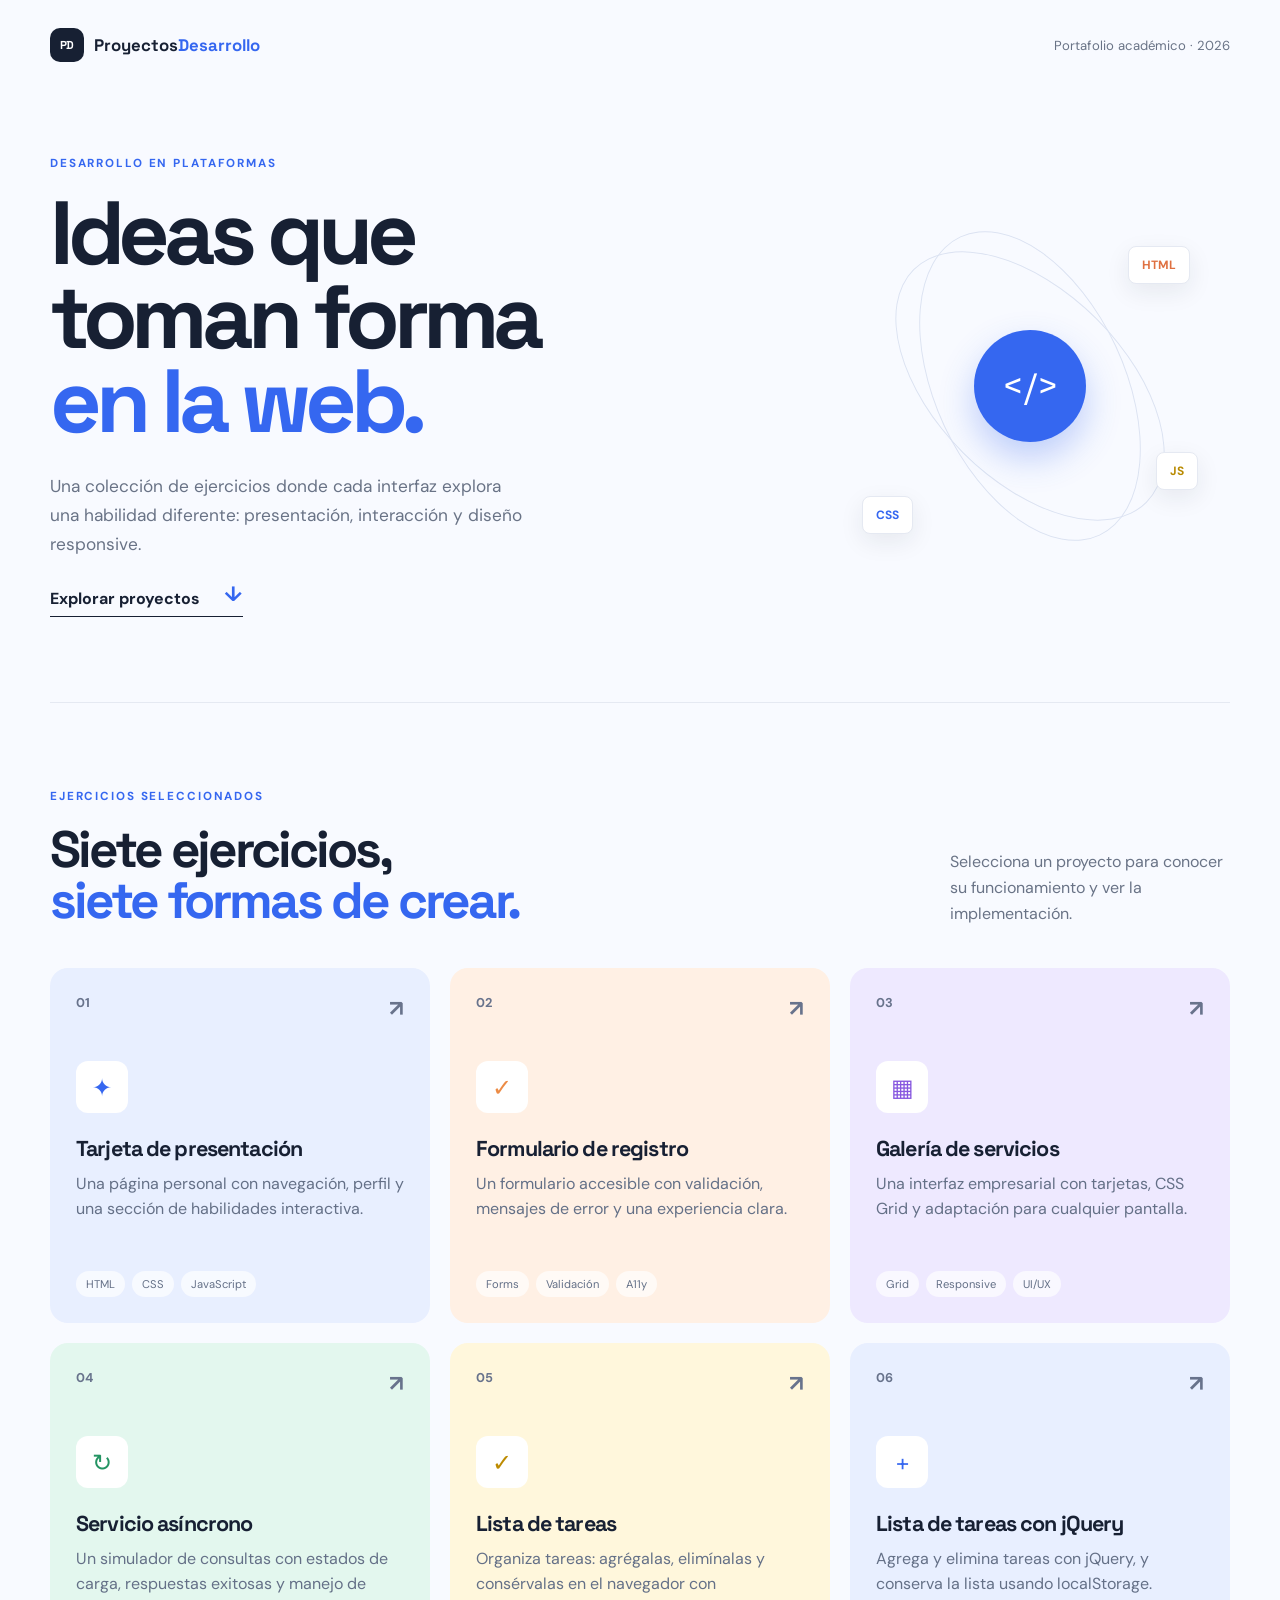
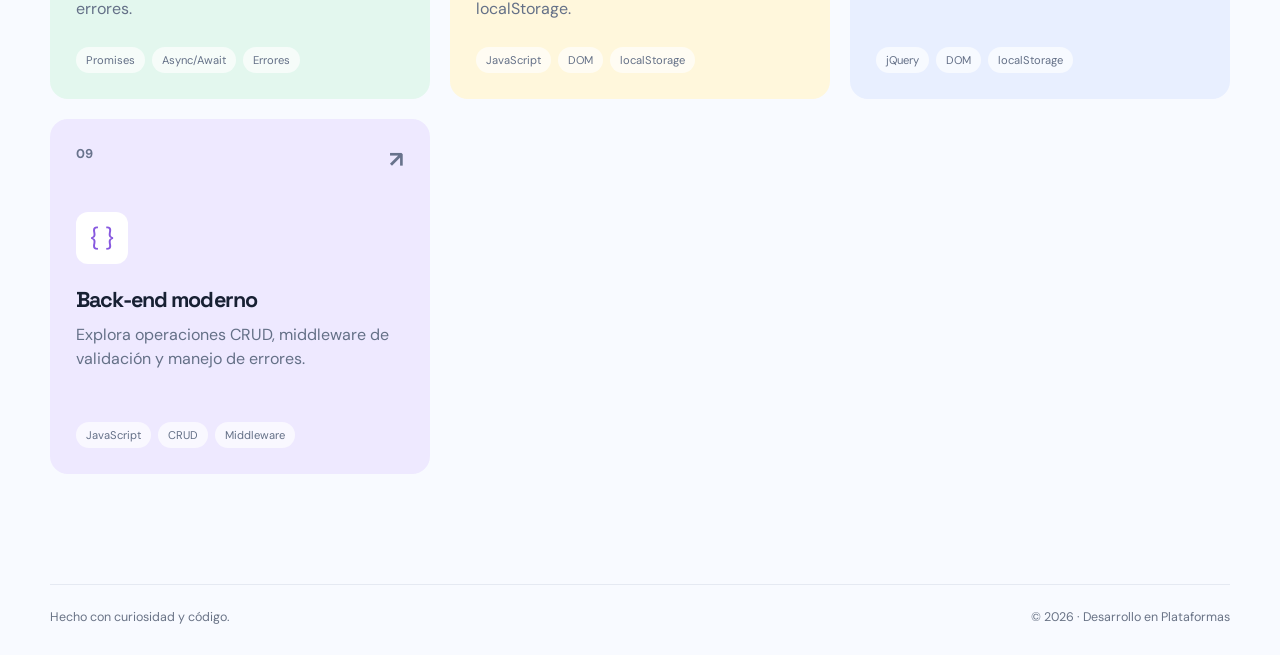
<file: index.html>
<!DOCTYPE html>
<html lang="es">
<head>
  <meta charset="UTF-8">
  <meta name="viewport" content="width=device-width, initial-scale=1.0">
  <meta name="description" content="Colección de ejercicios de desarrollo web con HTML, CSS y JavaScript.">
  <title>Proyectos de Desarrollo | Portafolio</title>
  <link rel="preconnect" href="https://fonts.googleapis.com">
  <link rel="preconnect" href="https://fonts.gstatic.com" crossorigin>
  <link href="https://fonts.googleapis.com/css2?family=DM+Sans:wght@400;500;600;700&family=Space+Grotesk:wght@500;600;700&display=swap" rel="stylesheet">
  <link rel="stylesheet" href="./pagina%20principal/styles.css">
</head>
<body>
  <header class="site-header">
    <a class="brand" href="./" aria-label="Página principal">
      <span class="brand-mark">PD</span>
      <span>Proyectos<span class="brand-accent">Desarrollo</span></span>
    </a>
    <span class="header-label">Portafolio académico · 2026</span>
  </header>

  <main>
    <section class="hero" aria-labelledby="titulo-principal">
      <div class="hero-content">
        <p class="eyebrow">DESARROLLO EN PLATAFORMAS</p>
        <h1 id="titulo-principal">Ideas que toman forma<br><span>en la web.</span></h1>
        <p class="hero-text">Una colección de ejercicios donde cada interfaz explora una habilidad diferente: presentación, interacción y diseño responsive.</p>
        <a class="hero-link" href="#ejercicios">Explorar proyectos <span aria-hidden="true">↓</span></a>
      </div>
      <div class="hero-orbit" aria-hidden="true">
        <div class="orbit orbit-one"></div>
        <div class="orbit orbit-two"></div>
        <div class="orbit-core">&lt;/&gt;</div>
        <span class="floating-tag tag-html">HTML</span>
        <span class="floating-tag tag-css">CSS</span>
        <span class="floating-tag tag-js">JS</span>
      </div>
    </section>

    <section class="projects" id="ejercicios" aria-labelledby="titulo-ejercicios">
      <div class="section-heading">
        <div>
          <p class="eyebrow">EJERCICIOS SELECCIONADOS</p>
          <h2 id="titulo-ejercicios">Siete ejercicios,<br><em>siete formas de crear.</em></h2>
        </div>
        <p class="section-description">Selecciona un proyecto para conocer su funcionamiento y ver la implementación.</p>
      </div>

      <div class="project-grid">
        <a class="project-card card-blue" href="./Ejercicio1/">
          <div class="card-topline"><span>01</span><span class="arrow" aria-hidden="true">↗</span></div>
          <div class="project-icon" aria-hidden="true">✦</div>
          <h3>Tarjeta de presentación</h3>
          <p>Una página personal con navegación, perfil y una sección de habilidades interactiva.</p>
          <div class="card-tags"><span>HTML</span><span>CSS</span><span>JavaScript</span></div>
        </a>

        <a class="project-card card-orange" href="./Ejercicio2/">
          <div class="card-topline"><span>02</span><span class="arrow" aria-hidden="true">↗</span></div>
          <div class="project-icon" aria-hidden="true">✓</div>
          <h3>Formulario de registro</h3>
          <p>Un formulario accesible con validación, mensajes de error y una experiencia clara.</p>
          <div class="card-tags"><span>Forms</span><span>Validación</span><span>A11y</span></div>
        </a>

        <a class="project-card card-violet" href="./Ejercicio3/">
          <div class="card-topline"><span>03</span><span class="arrow" aria-hidden="true">↗</span></div>
          <div class="project-icon" aria-hidden="true">▦</div>
          <h3>Galería de servicios</h3>
          <p>Una interfaz empresarial con tarjetas, CSS Grid y adaptación para cualquier pantalla.</p>
          <div class="card-tags"><span>Grid</span><span>Responsive</span><span>UI/UX</span></div>
        </a>

        <a class="project-card card-green" href="./Ejercicio4/">
          <div class="card-topline"><span>04</span><span class="arrow" aria-hidden="true">↗</span></div>
          <div class="project-icon" aria-hidden="true">↻</div>
          <h3>Servicio asíncrono</h3>
          <p>Un simulador de consultas con estados de carga, respuestas exitosas y manejo de errores.</p>
          <div class="card-tags"><span>Promises</span><span>Async/Await</span><span>Errores</span></div>
        </a>

        <a class="project-card card-yellow" href="./Ejercicio5/">
          <div class="card-topline"><span>05</span><span class="arrow" aria-hidden="true">↗</span></div>
          <div class="project-icon" aria-hidden="true">✓</div>
          <h3>Lista de tareas</h3>
          <p>Organiza tareas: agrégalas, elimínalas y consérvalas en el navegador con localStorage.</p>
          <div class="card-tags"><span>JavaScript</span><span>DOM</span><span>localStorage</span></div>
        </a>

        <a class="project-card card-blue" href="./Ejercicio6/">
          <div class="card-topline"><span>06</span><span class="arrow" aria-hidden="true">↗</span></div>
          <div class="project-icon" aria-hidden="true">+</div>
          <h3>Lista de tareas con jQuery</h3>
          <p>Agrega y elimina tareas con jQuery, y conserva la lista usando localStorage.</p>
          <div class="card-tags"><span>jQuery</span><span>DOM</span><span>localStorage</span></div>
        </a>

        <a class="project-card card-violet" href="./Ejercicio9/">
          <div class="card-topline"><span>09</span><span class="arrow" aria-hidden="true">↗</span></div>
          <div class="project-icon" aria-hidden="true">{ }</div>
          <h3>Back-end moderno</h3>
          <p>Explora operaciones CRUD, middleware de validación y manejo de errores.</p>
          <div class="card-tags"><span>JavaScript</span><span>CRUD</span><span>Middleware</span></div>
        </a>
      </div>
    </section>
  </main>

  <footer class="site-footer">
    <span>Hecho con curiosidad y código.</span>
    <span>© <span id="anio"></span> · Desarrollo en Plataformas</span>
  </footer>
  <script>
    document.getElementById("anio").textContent = new Date().getFullYear();
  </script>
</body>
</html>
</file>
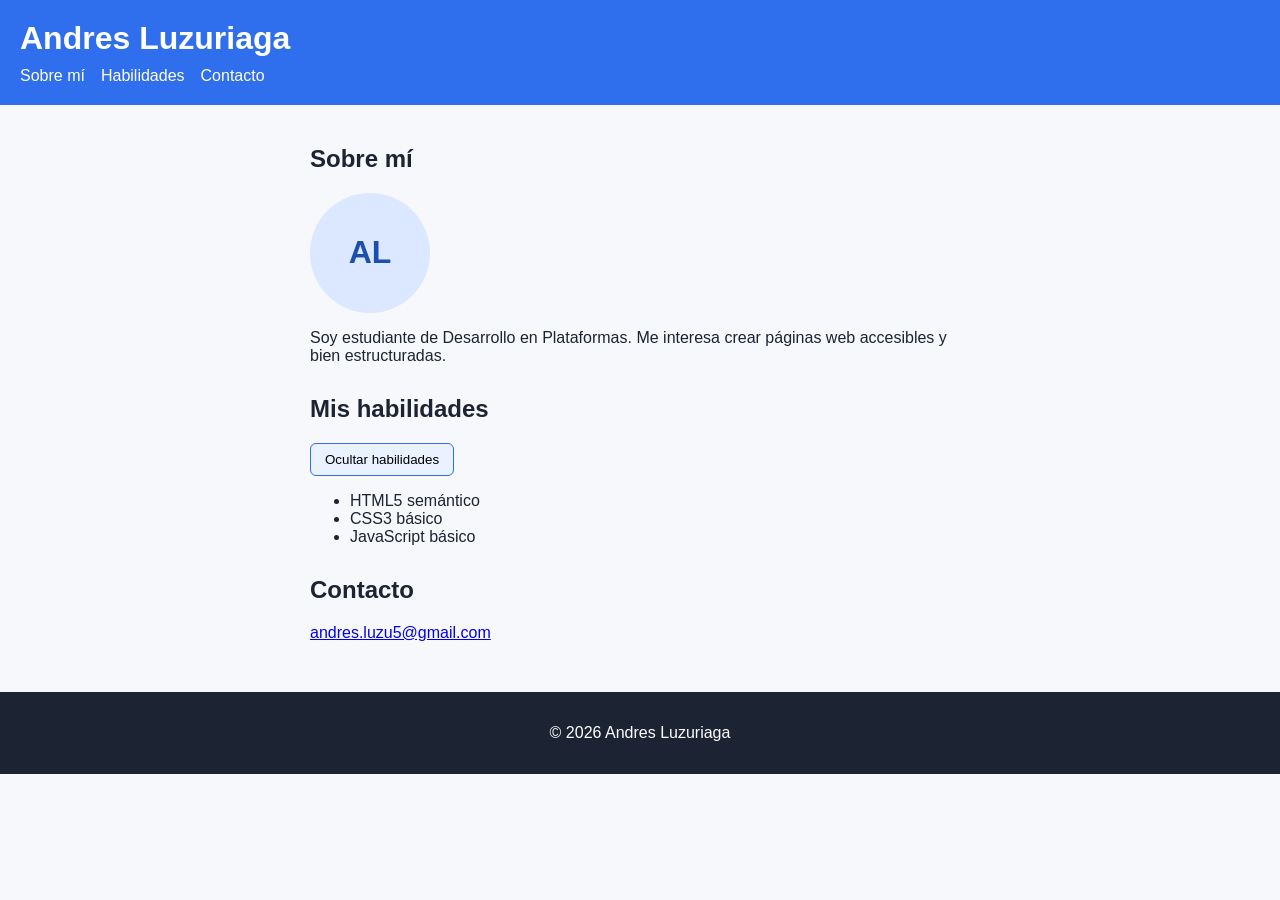
<file: Ejercicio1/index.html>
<!DOCTYPE html>
<html lang="es">
<head>
  <meta charset="UTF-8">
  <meta name="viewport" content="width=device-width, initial-scale=1.0">
  <title>Mi tarjeta de presentación</title>
  <link rel="stylesheet" href="styles.css">
</head>
<body>
<header>
  <h1>Andres Luzuriaga</h1>
  <nav>
    <ul>
      <li><a href="#sobre-mi">Sobre mí</a></li>
      <li><a href="#habilidades">Habilidades</a></li>
      <li><a href="#contacto">Contacto</a></li>
    </ul>
  </nav>
</header>
<main>
  <section id="sobre-mi">
    <h2>Sobre mí</h2>
    <div class="avatar" role="img" aria-label="Iniciales de Andres Luzuriaga">AL</div>
    <p>Soy estudiante de Desarrollo en Plataformas. Me interesa crear páginas web accesibles y bien estructuradas.</p>
  </section>
  <section id="habilidades">
  <h2>Mis habilidades</h2>
  <button id="toggleHabilidades" type="button" aria-expanded="true" aria-controls="listaHabilidades">Ocultar habilidades</button>
  <ul id="listaHabilidades">
    <li>HTML5 semántico</li>
    <li>CSS3 básico</li>
    <li>JavaScript básico</li>
  </ul>
</section>
  <section id="contacto">
    <h2>Contacto</h2>
  <p><a href="mailto:andres.luzu5@gmail.com">andres.luzu5@gmail.com</a></p>
</section>
</main>
<footer>
<p>&copy; <span id="anio"></span> Andres Luzuriaga</p>
</footer>
<script src="script.js" defer></script>
</body>
</html>
</file>
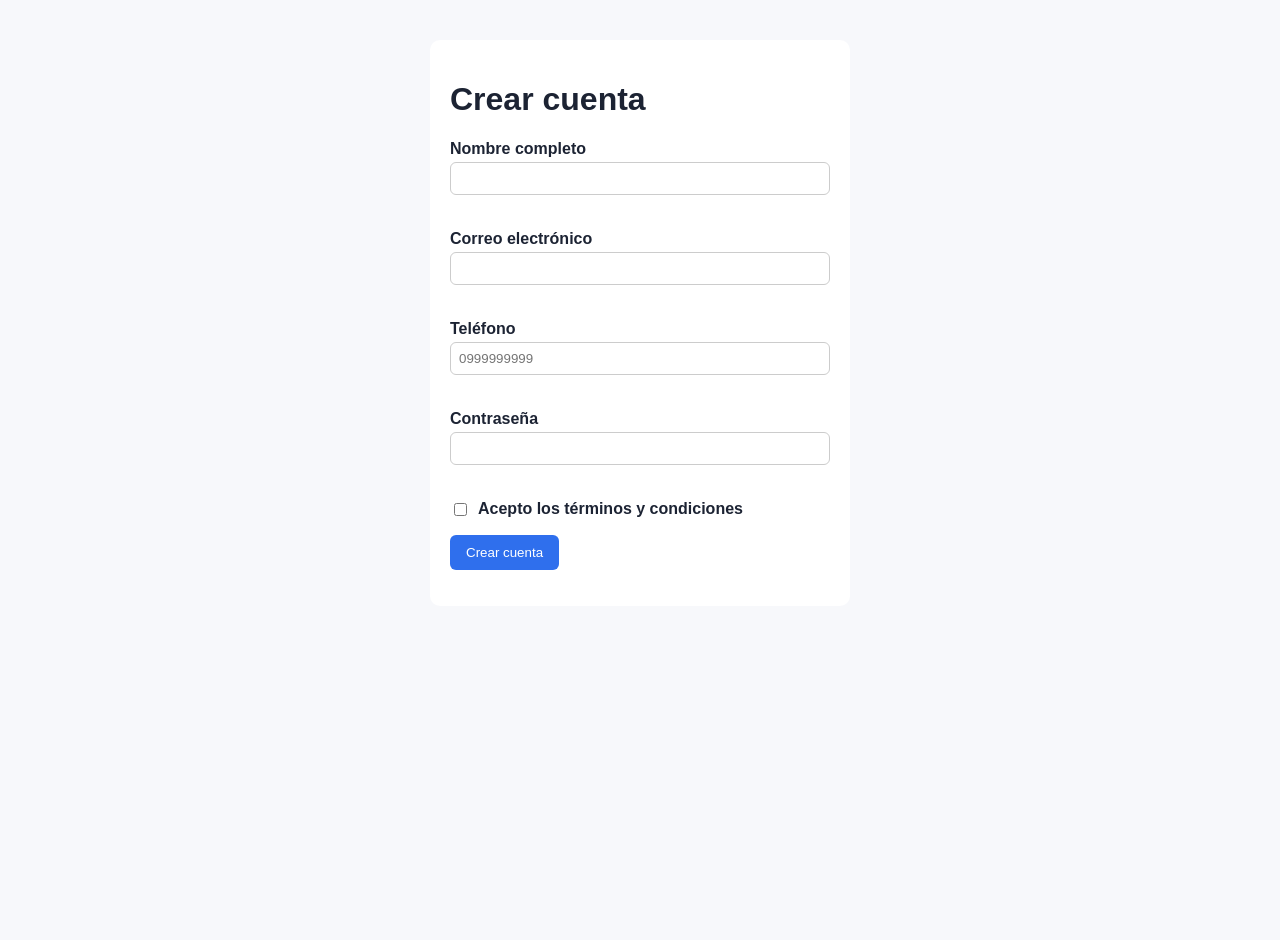
<file: Ejercicio2/index.html>
<!DOCTYPE html>
<html lang="es">
<head>
  <meta charset="UTF-8">
  <meta name="viewport" content="width=device-width, initial-scale=1.0">
  <title>Formulario de registro accesible</title>
  <link rel="stylesheet" href="styles.css">
</head>
<body>
  <main>
    <h1>Crear cuenta</h1>
    <form id="registro" novalidate>
        <div class="campo">
  <label for="nombre">Nombre completo</label>
  <input type="text" id="nombre" name="nombre" required minlength="3"
         autocomplete="name"
         aria-describedby="nombre-error">
  <span id="nombre-error" class="mensaje-error" aria-live="polite"></span>
</div>
<div class="campo">
  <label for="correo">Correo electrónico</label>
  <input type="email" id="correo" name="correo" required
         autocomplete="email"
         aria-describedby="correo-error">
  <span id="correo-error" class="mensaje-error" aria-live="polite"></span>
</div>
<div class="campo">
  <label for="telefono">Teléfono</label>
  <input type="tel" id="telefono" name="telefono" required
         pattern="[0-9]{10}" placeholder="0999999999"
         inputmode="numeric" autocomplete="tel"
         aria-describedby="telefono-error">
  <span id="telefono-error" class="mensaje-error" aria-live="polite"></span>
</div>
<div class="campo">
  <label for="clave">Contraseña</label>
  <input type="password" id="clave" name="clave" required minlength="8"
         autocomplete="new-password"
         aria-describedby="clave-error">
  <span id="clave-error" class="mensaje-error" aria-live="polite"></span>
</div>

<div class="campo campo-checkbox">
  <input type="checkbox" id="terminos" name="terminos" required
         aria-describedby="terminos-error">
  <label for="terminos">Acepto los términos y condiciones</label>
  <span id="terminos-error" class="mensaje-error" aria-live="polite"></span>
</div>

<button type="submit">Crear cuenta</button>
<p id="mensajeExito" class="mensaje-exito" aria-live="polite"></p>
    </form>
  </main>
  <script src="app.js" defer></script>
</body>
</html>
</file>
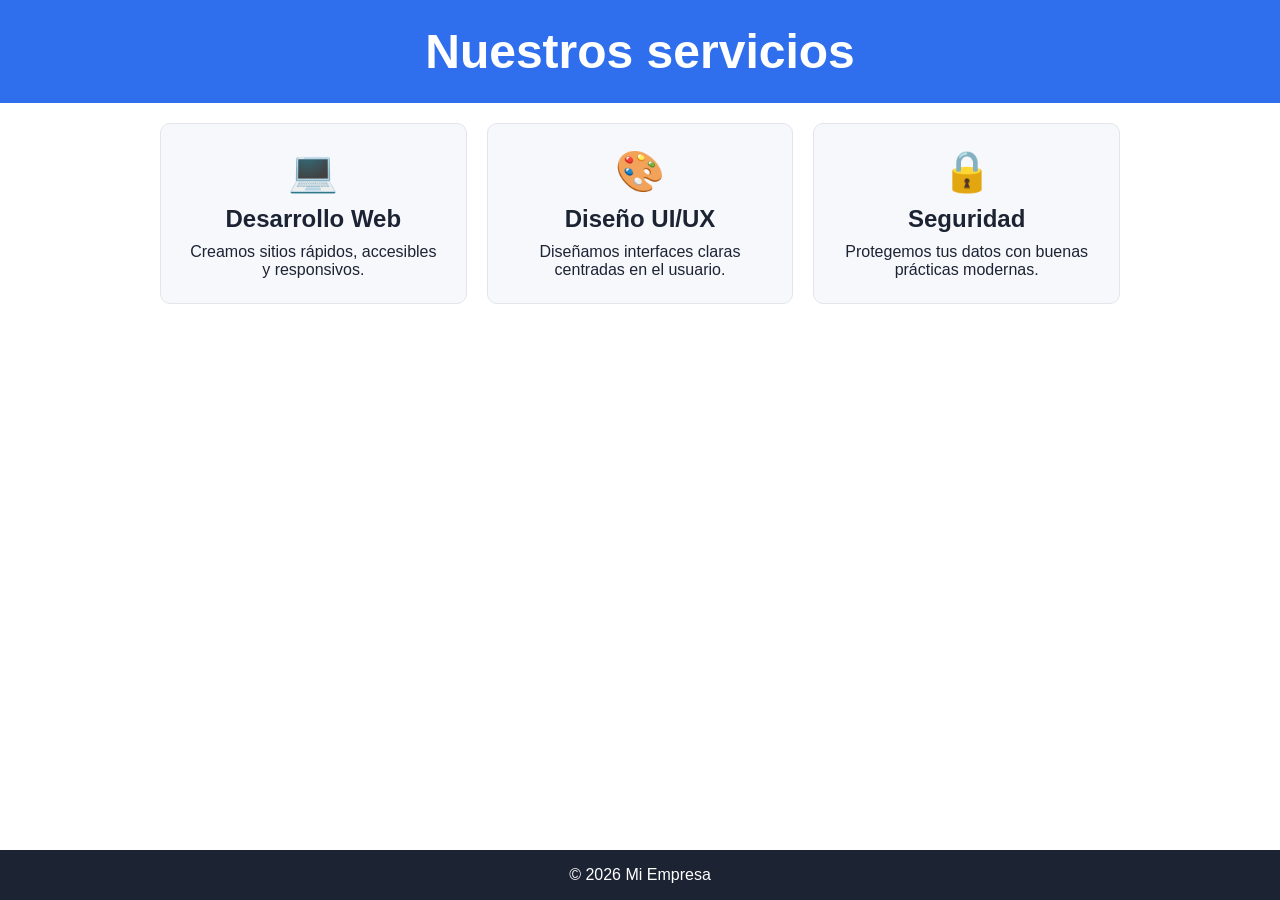
<file: Ejercicio3/index.html>
<!DOCTYPE html>
<html lang="es">
<head>
  <meta charset="UTF-8">
  <meta name="viewport" content="width=device-width, initial-scale=1.0">
  <title>Galería de servicios</title>
  <link rel="stylesheet" href="styles.css">
</head>
<body>
  <header>
    <h1>Nuestros servicios</h1>
  </header>

  <main>
    <section class="galeria" aria-label="Servicios disponibles">
      <article class="tarjeta">
        <div class="tarjeta-icono" aria-hidden="true">💻</div>
        <h2>Desarrollo Web</h2>
        <p>Creamos sitios rápidos, accesibles y responsivos.</p>
      </article>
      <article class="tarjeta">
        <div class="tarjeta-icono">🎨</div>
        <h2>Diseño UI/UX</h2>
        <p>Diseñamos interfaces claras centradas en el usuario.</p>
      </article>
      <article class="tarjeta">
        <div class="tarjeta-icono">🔒</div>
        <h2>Seguridad</h2>
        <p>Protegemos tus datos con buenas prácticas modernas.</p>
      </article>
    </section>
  </main>

  <footer>
    <p>&copy; <span id="anio"></span> Mi Empresa</p>
  </footer>
  <script>
    document.getElementById("anio").textContent = new Date().getFullYear();
  </script>
</body>
</html>
</file>
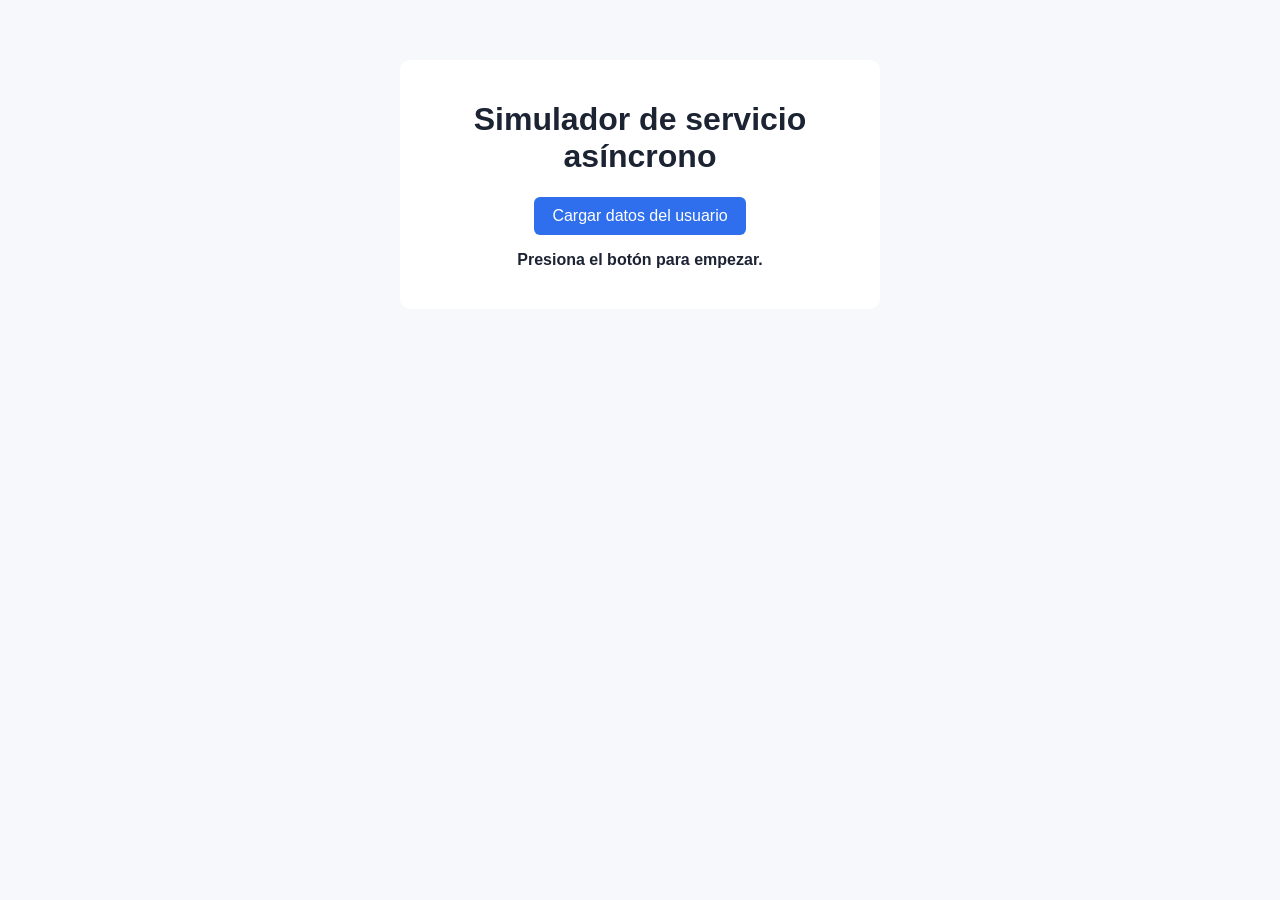
<file: Ejercicio4/index.html>
<!DOCTYPE html>
<html lang="es">
<head>
<meta charset="UTF-8">
<meta name="viewport" content="width=device-width, initial-scale=1.0">
<title>Simulador de servicio asíncrono</title>
<link rel="stylesheet" href="styles.css">
</head>
<body>
<main>
  <h1>Simulador de servicio asíncrono</h1>
  <button id="btnCargar" type="button">Cargar datos del usuario</button>
  <p id="resultado" aria-live="polite">Presiona el botón para empezar.</p>
</main>
<script src="script.js" defer></script>
</body>
</html>
</file>
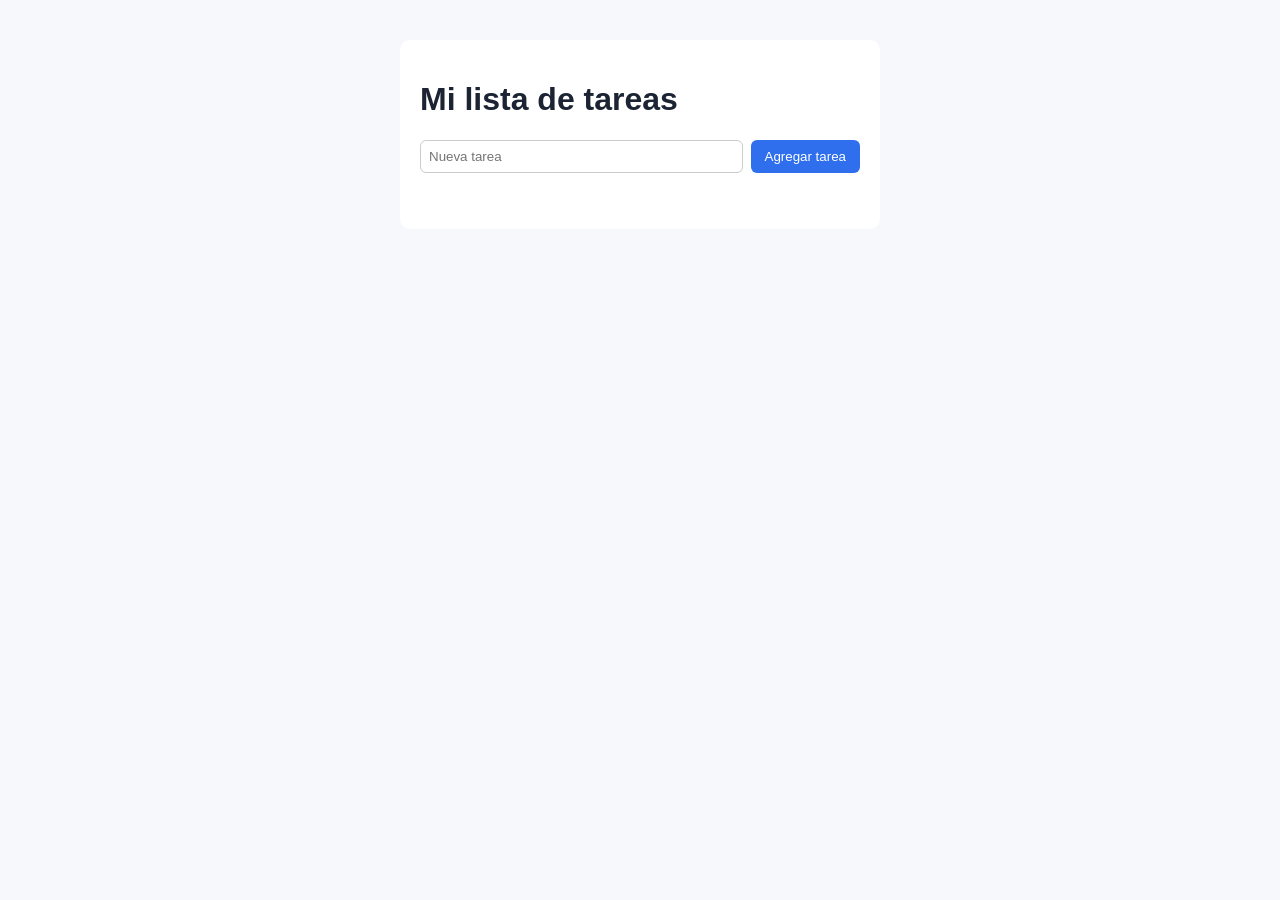
<file: Ejercicio5/index.html>
<!DOCTYPE html>
<html lang="es">
<head>
<meta charset="UTF-8">
<meta name="viewport" content="width=device-width, initial-scale=1.0">
<title>Lista de tareas</title>
<link rel="stylesheet" href="styles.css">
</head>
<body>
<main>
  <h1>Mi lista de tareas</h1>
  <div class="agregar">
    <input type="text" id="tarea" aria-describedby="tarea-error" placeholder="Nueva tarea">
    <button id="agregar" type="button">Agregar tarea</button>
  </div>
  <span id="tarea-error" class="error" aria-live="polite"></span>
  <ul id="lista"></ul>
</main>
<script src="script.js" defer></script>
</body>
</html>
</file>
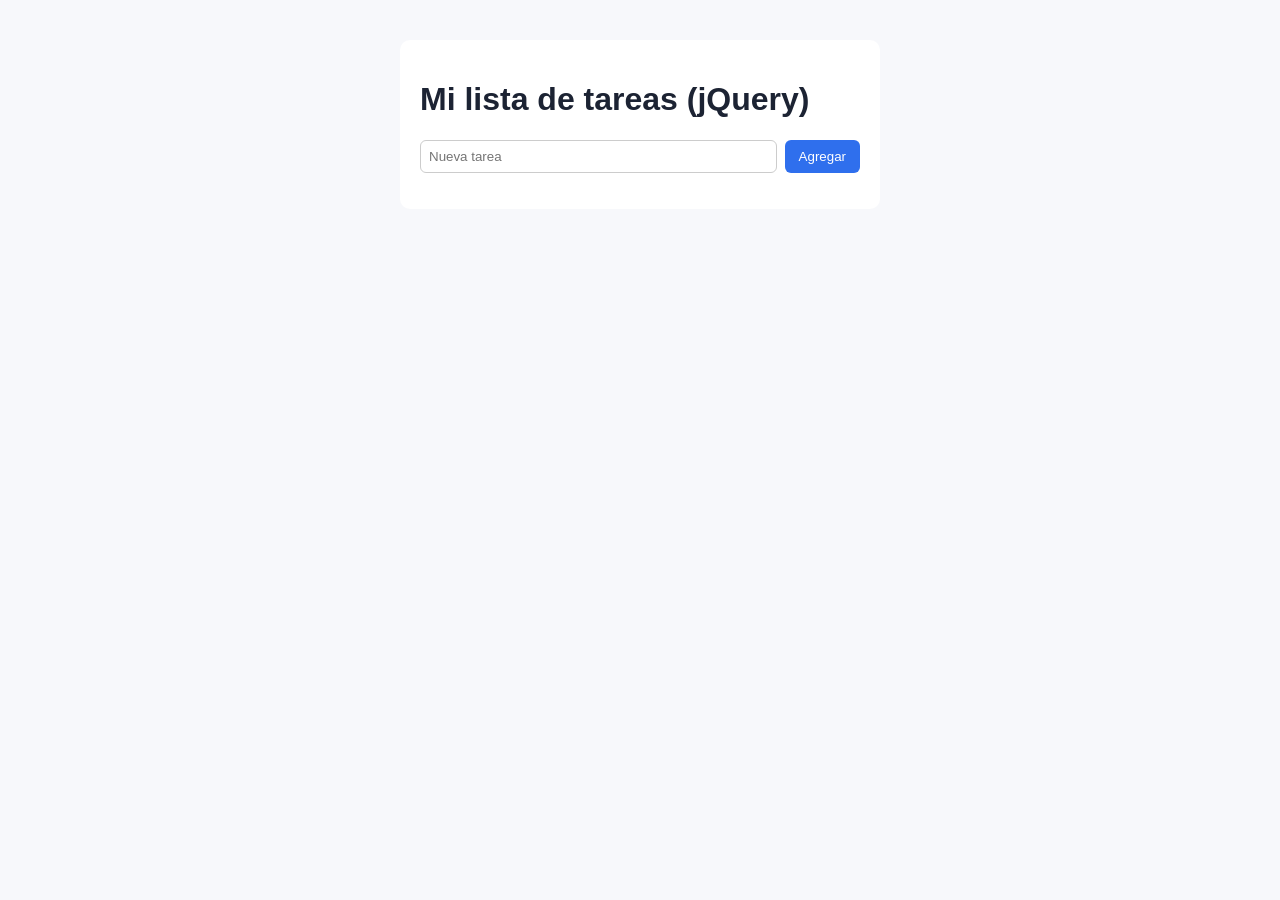
<file: Ejercicio6/index.html>
<!DOCTYPE html>
<html lang="es">
<head>
<meta charset="UTF-8">
<meta name="viewport" content="width=device-width, initial-scale=1.0">
<title>Lista de tareas con jQuery</title>
<link rel="stylesheet" href="styles.css">
</head>
<body>
<main>
  <h1>Mi lista de tareas (jQuery)</h1>
  <div class="agregar">
    <input type="text" id="tarea" placeholder="Nueva tarea">
    <button id="agregar" type="button">Agregar</button>
  </div>
  <p id="mensaje" class="error" style="display:none;"></p>
  <ul id="lista"></ul>
</main>
<script src="https://code.jquery.com/jquery-3.7.1.min.js"></script>
<script src="app.js" defer></script>
</body>
</html>
</file>
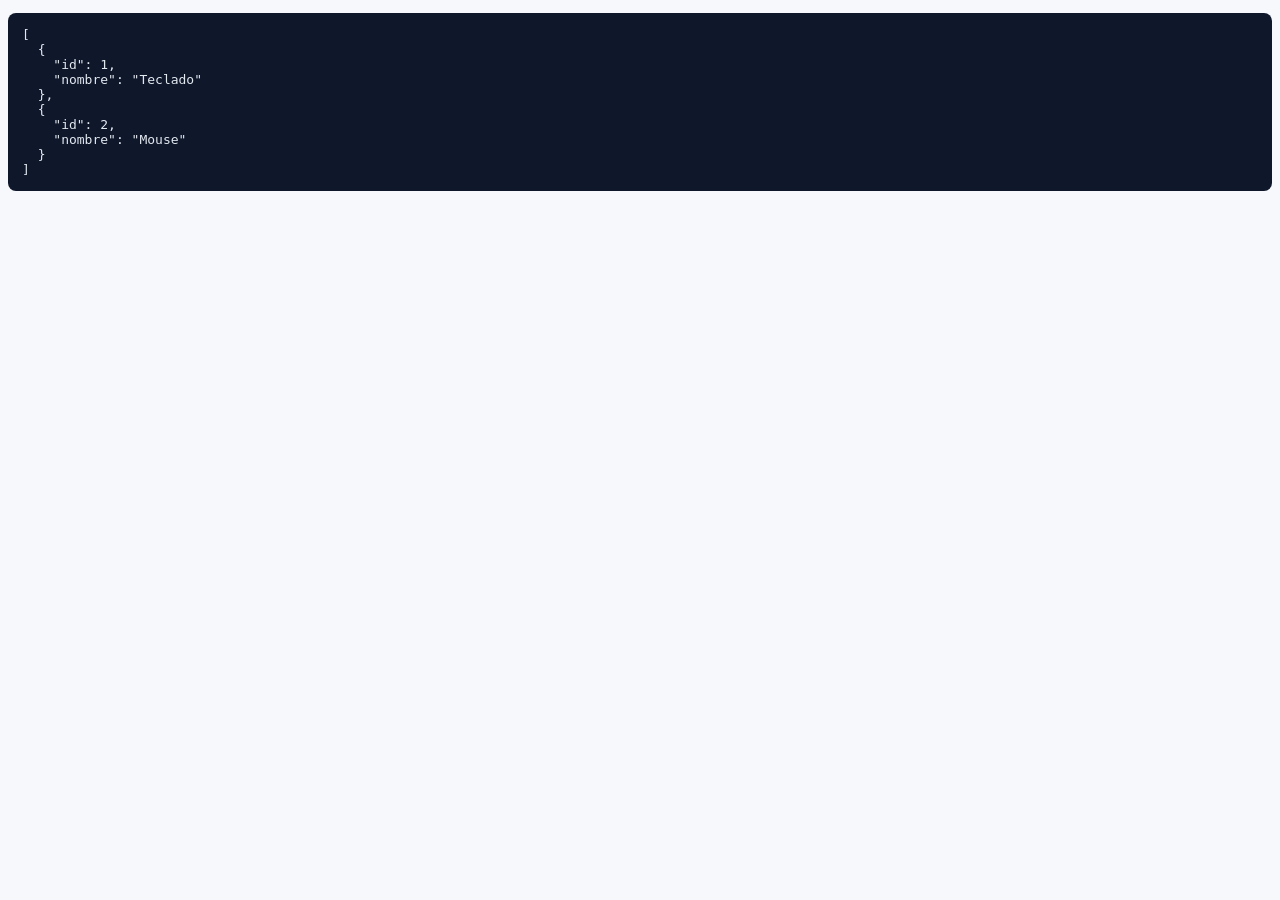
<file: Ejercicio9/index.html>
<!DOCTYPE html>
<html lang="es">
<head>
  <meta charset="UTF-8">
  <meta name="viewport" content="width=device-width, initial-scale=1.0">
  <title>Clase 9 - Back-end moderno</title>
  <link rel="stylesheet" href="styles.css">
</head>
<body>
  <pre id="salida"></pre>
  <script src="script.js" defer></script>
</body>
</html>
</file>
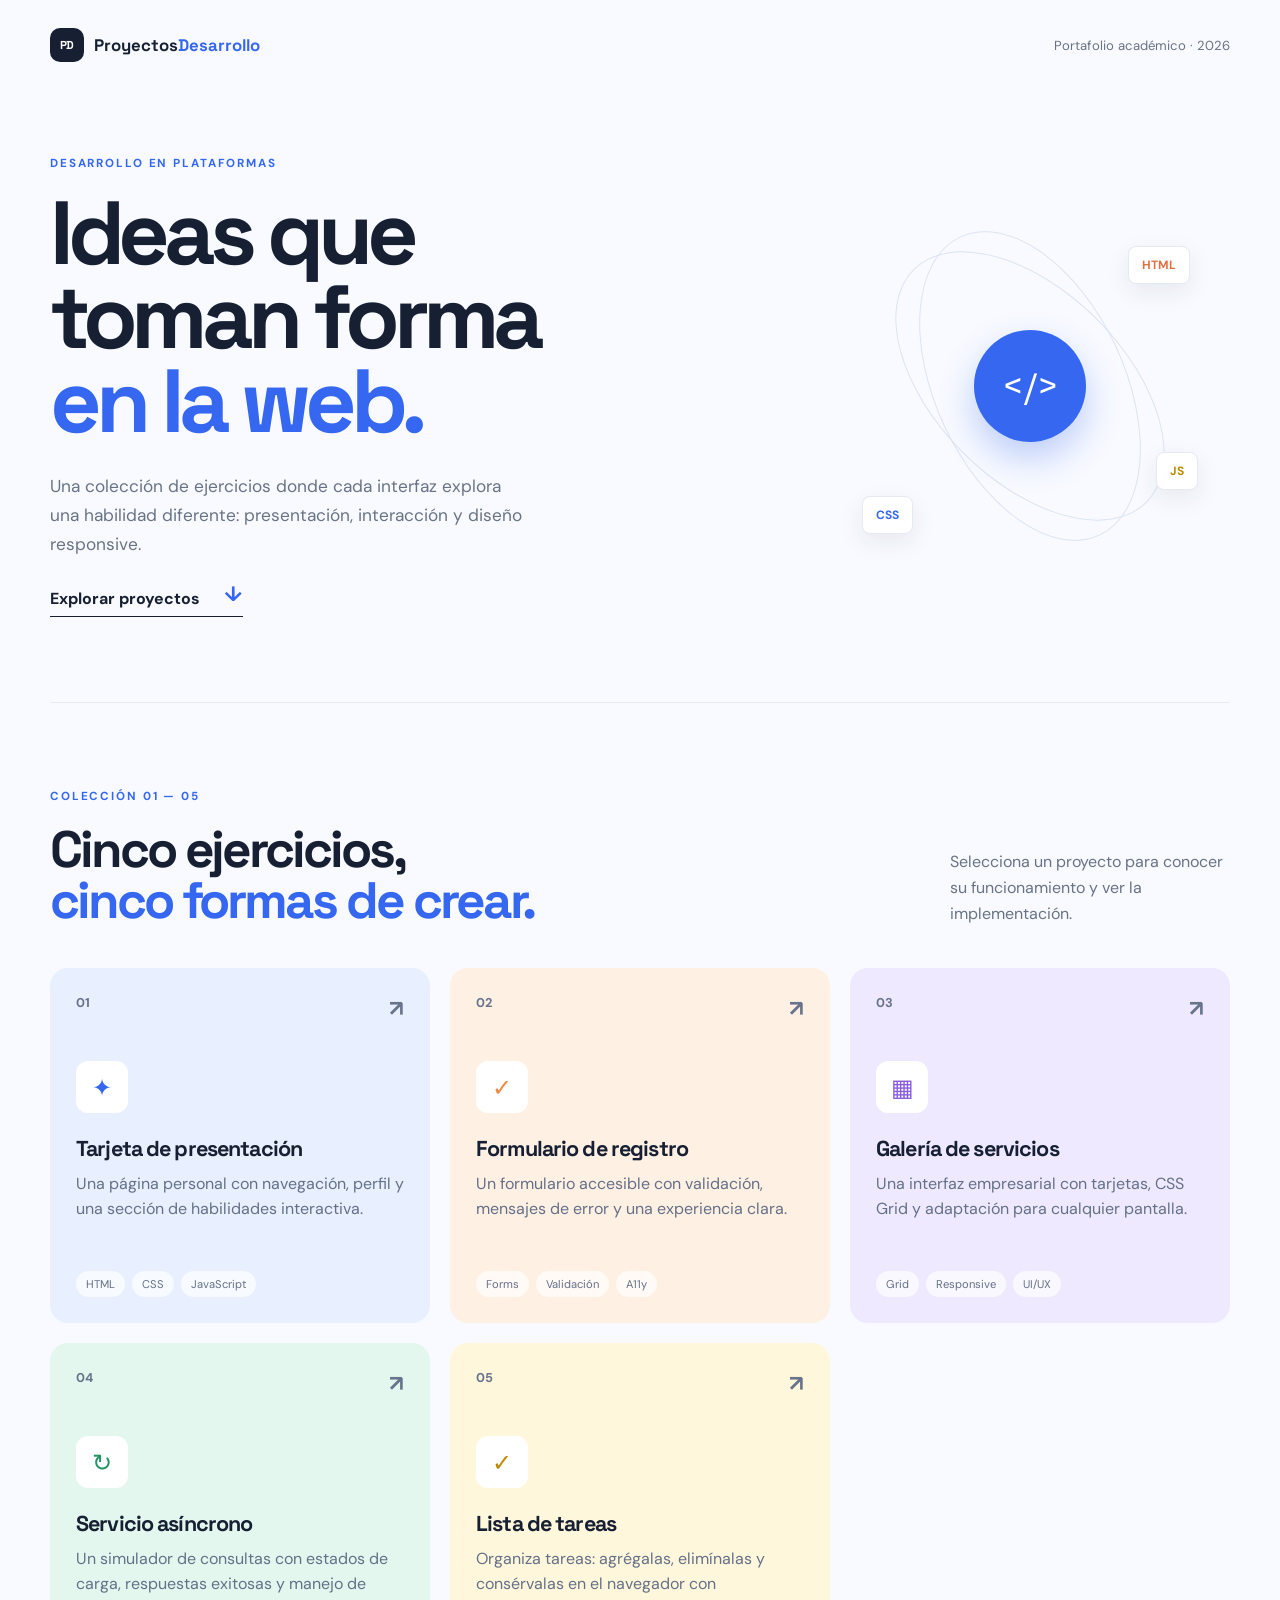
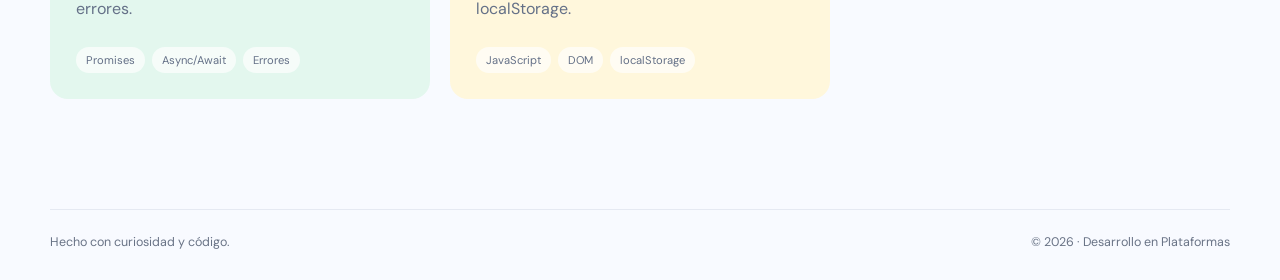
<file: pagina principal/index.html>
<!DOCTYPE html>
<html lang="es">
<head>
  <meta charset="UTF-8">
  <meta name="viewport" content="width=device-width, initial-scale=1.0">
  <meta name="description" content="Colección de ejercicios de desarrollo web con HTML, CSS y JavaScript.">
  <title>Proyectos de Desarrollo | Portafolio</title>
  <link rel="preconnect" href="https://fonts.googleapis.com">
  <link rel="preconnect" href="https://fonts.gstatic.com" crossorigin>
  <link href="https://fonts.googleapis.com/css2?family=DM+Sans:wght@400;500;600;700&family=Space+Grotesk:wght@500;600;700&display=swap" rel="stylesheet">
  <link rel="stylesheet" href="./styles.css">
</head>
<body>
  <header class="site-header">
    <a class="brand" href="../" aria-label="Página principal">
      <span class="brand-mark">PD</span>
      <span>Proyectos<span class="brand-accent">Desarrollo</span></span>
    </a>
    <span class="header-label">Portafolio académico · 2026</span>
  </header>

  <main>
    <section class="hero" aria-labelledby="titulo-principal">
      <div class="hero-content">
        <p class="eyebrow">DESARROLLO EN PLATAFORMAS</p>
        <h1 id="titulo-principal">Ideas que toman forma<br><span>en la web.</span></h1>
        <p class="hero-text">Una colección de ejercicios donde cada interfaz explora una habilidad diferente: presentación, interacción y diseño responsive.</p>
        <a class="hero-link" href="#ejercicios">Explorar proyectos <span aria-hidden="true">↓</span></a>
      </div>
      <div class="hero-orbit" aria-hidden="true">
        <div class="orbit orbit-one"></div>
        <div class="orbit orbit-two"></div>
        <div class="orbit-core">&lt;/&gt;</div>
        <span class="floating-tag tag-html">HTML</span>
        <span class="floating-tag tag-css">CSS</span>
        <span class="floating-tag tag-js">JS</span>
      </div>
    </section>

    <section class="projects" id="ejercicios" aria-labelledby="titulo-ejercicios">
      <div class="section-heading">
        <div>
          <p class="eyebrow">COLECCIÓN 01 — 05</p>
          <h2 id="titulo-ejercicios">Cinco ejercicios,<br><em>cinco formas de crear.</em></h2>
        </div>
        <p class="section-description">Selecciona un proyecto para conocer su funcionamiento y ver la implementación.</p>
      </div>

      <div class="project-grid">
        <a class="project-card card-blue" href="../Ejercicio1/">
          <div class="card-topline"><span>01</span><span class="arrow" aria-hidden="true">↗</span></div>
          <div class="project-icon" aria-hidden="true">✦</div>
          <h3>Tarjeta de presentación</h3>
          <p>Una página personal con navegación, perfil y una sección de habilidades interactiva.</p>
          <div class="card-tags"><span>HTML</span><span>CSS</span><span>JavaScript</span></div>
        </a>

        <a class="project-card card-orange" href="../Ejercicio2/">
          <div class="card-topline"><span>02</span><span class="arrow" aria-hidden="true">↗</span></div>
          <div class="project-icon" aria-hidden="true">✓</div>
          <h3>Formulario de registro</h3>
          <p>Un formulario accesible con validación, mensajes de error y una experiencia clara.</p>
          <div class="card-tags"><span>Forms</span><span>Validación</span><span>A11y</span></div>
        </a>

        <a class="project-card card-violet" href="../Ejercicio3/">
          <div class="card-topline"><span>03</span><span class="arrow" aria-hidden="true">↗</span></div>
          <div class="project-icon" aria-hidden="true">▦</div>
          <h3>Galería de servicios</h3>
          <p>Una interfaz empresarial con tarjetas, CSS Grid y adaptación para cualquier pantalla.</p>
          <div class="card-tags"><span>Grid</span><span>Responsive</span><span>UI/UX</span></div>
        </a>

        <a class="project-card card-green" href="../Ejercicio4/">
          <div class="card-topline"><span>04</span><span class="arrow" aria-hidden="true">↗</span></div>
          <div class="project-icon" aria-hidden="true">↻</div>
          <h3>Servicio asíncrono</h3>
          <p>Un simulador de consultas con estados de carga, respuestas exitosas y manejo de errores.</p>
          <div class="card-tags"><span>Promises</span><span>Async/Await</span><span>Errores</span></div>
        </a>

        <a class="project-card card-yellow" href="../Ejercicio5/">
          <div class="card-topline"><span>05</span><span class="arrow" aria-hidden="true">↗</span></div>
          <div class="project-icon" aria-hidden="true">✓</div>
          <h3>Lista de tareas</h3>
          <p>Organiza tareas: agrégalas, elimínalas y consérvalas en el navegador con localStorage.</p>
          <div class="card-tags"><span>JavaScript</span><span>DOM</span><span>localStorage</span></div>
        </a>
      </div>
    </section>
  </main>

  <footer class="site-footer">
    <span>Hecho con curiosidad y código.</span>
    <span>© <span id="anio"></span> · Desarrollo en Plataformas</span>
  </footer>
  <script>
    document.getElementById("anio").textContent = new Date().getFullYear();
  </script>
</body>
</html>
</file>
<file: Ejercicio1/styles.css>
* { box-sizing: border-box; }

body {
  font-family: Arial, sans-serif;
  margin: 0;
  color: #1c2333;
  background: #f7f8fb;
}

header {
  background: #2f6fed;
  color: #fff;
  padding: 20px;
}

header h1 {
  margin: 0;
}

header nav ul {
  list-style: none;
  display: flex;
  gap: 16px;
  padding: 0;
  margin: 10px 0 0;
  flex-wrap: wrap;
}

header nav a {
  color: #fff;
  text-decoration: none;
}

header nav a:hover {
  text-decoration: underline;
}

.oculto {
  display: none;
}

button {
  cursor: pointer;
  padding: 8px 14px;
  border-radius: 6px;
  border: 1px solid #2f6fed;
  background: #eaf1ff;
}

main {
  max-width: 700px;
  margin: 0 auto;
  padding: 20px;
}

section { margin-bottom: 30px; }

.avatar {
  align-items: center;
  background: #dce8ff;
  border-radius: 50%;
  color: #1d4fae;
  display: flex;
  font-size: 2rem;
  font-weight: 700;
  height: 120px;
  justify-content: center;
  margin-bottom: 10px;
  width: 120px;
}

a:focus-visible,
button:focus-visible {
  outline: 3px solid #ffca3a;
  outline-offset: 3px;
}

@media (max-width: 480px) {
  header,
  main {
    padding: 16px;
  }

  header nav ul {
    gap: 10px;
  }
}

footer {
  background: #1c2333;
  color: #fff;
  text-align: center;
  padding: 16px;
}
</file>
<file: Ejercicio2/styles.css>
* { box-sizing: border-box; }

body {
  font-family: Arial, sans-serif;
  background: #f7f8fb;
  color: #1c2333;
  margin: 0;
  min-height: 100vh;
}

main {
  max-width: 420px;
  margin: 40px auto;
  padding: 20px;
  background: #fff;
  border-radius: 10px;
  width: calc(100% - 32px);
}

.campo { margin-bottom: 16px; display: flex; flex-direction: column; gap: 4px; }
label { font-weight: 600; }

input[type="text"], input[type="email"], input[type="tel"], input[type="password"] {
  padding: 8px;
  border: 1px solid #ccc;
  border-radius: 6px;
}

input[aria-invalid="true"] { border-color: #d64545; }
input[aria-invalid="false"] { border-color: #1f9d55; }
input:focus { outline: 3px solid #2f6fed; outline-offset: 1px; }

.campo-checkbox { flex-direction: row; align-items: center; gap: 8px; }
.mensaje-error { color: #d64545; font-size: .85rem; min-height: 1.1em; }
.mensaje-exito { color: #1f9d55; font-weight: 600; }

button[type="submit"] {
  padding: 10px 16px;
  background: #2f6fed;
  color: #fff;
  border: none;
  border-radius: 6px;
  cursor: pointer;
}

button:focus-visible,
input:focus-visible {
  outline: 3px solid #2f6fed;
  outline-offset: 2px;
}

@media (max-width: 360px) {
  main {
    margin: 16px auto;
    padding: 16px;
  }

  button[type="submit"] {
    width: 100%;
  }
}
</file>
<file: Ejercicio3/styles.css>
* {
  box-sizing: border-box;
  margin: 0;
  padding: 0;
}

body {
  font-family: Arial, sans-serif;
  background: #ffffff;
  color: #1c2333;
  min-height: 100vh;
  display: flex;
  flex-direction: column;
}

header {
  background: #2f6fed;
  color: #fff;
  padding: 24px;
  text-align: center;
}

main {
  max-width: 1000px;
  margin: 0 auto;
  padding: 20px;
  width: 100%;
  flex: 1;
}

footer {
  text-align: center;
  padding: 16px;
  background: #1c2333;
  color: #fff;
}

.tarjeta {
  display: flex;
  flex-direction: column;
  align-items: center;
  text-align: center;
  gap: 10px;
  padding: 24px;
  border: 1px solid #e2e5ec;
  border-radius: 10px;
  background: #f7f8fb;
}

.tarjeta-icono {
  font-size: 2.5rem;
}

.galeria {
  display: grid;
  grid-template-columns: 1fr;
  gap: 20px;
}

@media (min-width: 600px) {
  .galeria {
    grid-template-columns: repeat(2, minmax(0, 1fr));
  }
}

@media (min-width: 900px) {
  .galeria {
    grid-template-columns: repeat(3, minmax(0, 1fr));
  }
}

h1 {
  font-size: clamp(1.5rem, 4vw + 1rem, 3rem);
}

@media (prefers-color-scheme: dark) {
  body {
    background: #12141c;
    color: #e7e9f3;
  }
  .tarjeta {
    background: #1b1f2b;
    border-color: #2a2f3f;
  }
  header {
    background: #1d4fbb;
  }
  footer {
    background: #0b0d12;
  }
}
</file>
<file: Ejercicio4/styles.css>
* { box-sizing: border-box; }
body { font-family: Arial, sans-serif; background:#f7f8fb; color:#1c2333; }
main { max-width:480px; margin:60px auto; padding:20px; background:#fff; border-radius:10px; text-align:center; }
button { padding:10px 18px; background:#2f6fed; color:#fff; border:none; border-radius:6px; cursor:pointer; font-size:1rem; }
button:hover { background:#1d4fbb; }
#resultado { margin-top:16px; font-weight:600; min-height:1.4em; }
</file>
<file: Ejercicio5/styles.css>
* { box-sizing: border-box; }
body { font-family: Arial, sans-serif; background:#f7f8fb; color:#1c2333; }
main { max-width:480px; margin:40px auto; padding:20px; background:#fff; border-radius:10px; }
.agregar { display:flex; gap:8px; }
input { flex:1; padding:8px; border:1px solid #ccc; border-radius:6px; }
button { padding:8px 14px; background:#2f6fed; color:#fff; border:none; border-radius:6px; cursor:pointer; }
.error { color:#d64545; font-size:.85rem; display:block; min-height:1.2em; margin-top:4px; }
ul { list-style:none; padding:0; margin-top:16px; }
li { display:flex; justify-content:space-between; align-items:center; padding:8px; border-bottom:1px solid #e2e5ec; }
li button { background:#d64545; padding:4px 10px; font-size:.8rem; }
</file>
<file: Ejercicio6/styles.css>
* { box-sizing: border-box; }
body { font-family: Arial, sans-serif; background:#f7f8fb; color:#1c2333; }
main { max-width:480px; margin:40px auto; padding:20px; background:#fff; border-radius:10px; }
.agregar { display:flex; gap:8px; }
input { flex:1; padding:8px; border:1px solid #ccc; border-radius:6px; }
button { padding:8px 14px; background:#2f6fed; color:#fff; border:none; border-radius:6px; cursor:pointer; }
.error { color:#d64545; font-size:.85rem; }
ul { list-style:none; padding:0; margin-top:16px; }
li { display:flex; justify-content:space-between; padding:8px; border-bottom:1px solid #e2e5ec; }
li button { background:#d64545; padding:4px 10px; font-size:.8rem; }
</file>
<file: Ejercicio9/styles.css>
* { box-sizing: border-box; }
body { font-family: Arial, sans-serif; background:#f7f8fb; color:#1c2333; }
pre { background:#0f172a; color:#e2e8f0; padding:14px; border-radius:8px; }
</file>
<file: pagina principal/styles.css>
:root {
  --ink: #172033;
  --muted: #697386;
  --line: #e5e9f2;
  --paper: #f8faff;
  --white: #ffffff;
  --blue: #3567f0;
  --orange: #ec8b45;
  --violet: #8758df;
}

* { box-sizing: border-box; }

html { scroll-behavior: smooth; }

body {
  background: var(--paper);
  color: var(--ink);
  font-family: "DM Sans", Arial, sans-serif;
  margin: 0;
}

.site-header,
.site-footer,
main {
  margin: 0 auto;
  max-width: 1180px;
  width: calc(100% - 64px);
}

.site-header {
  align-items: center;
  display: flex;
  justify-content: space-between;
  padding: 28px 0;
}

.brand {
  align-items: center;
  color: var(--ink);
  display: flex;
  font-family: "Space Grotesk", sans-serif;
  font-size: 1.05rem;
  font-weight: 700;
  gap: 10px;
  text-decoration: none;
}

.brand-mark {
  align-items: center;
  background: var(--ink);
  border-radius: 10px;
  color: white;
  display: flex;
  font-size: .72rem;
  height: 34px;
  justify-content: center;
  letter-spacing: -.04em;
  width: 34px;
}

.brand-accent { color: var(--blue); }
.header-label { color: var(--muted); font-size: .82rem; }

.hero {
  align-items: center;
  display: flex;
  min-height: 500px;
  overflow: hidden;
  padding: 65px 0 85px;
}

.hero-content { max-width: 620px; position: relative; z-index: 1; }
.eyebrow { color: var(--blue); font-size: .73rem; font-weight: 700; letter-spacing: .16em; margin: 0 0 20px; }

h1, h2, h3 { font-family: "Space Grotesk", sans-serif; }
h1 { font-size: clamp(3.1rem, 7vw, 6.4rem); letter-spacing: -.07em; line-height: .94; margin: 0; }
h1 span { color: var(--blue); }
.hero-text { color: var(--muted); font-size: 1.08rem; line-height: 1.7; margin: 28px 0; max-width: 480px; }

.hero-link {
  border-bottom: 1px solid var(--ink);
  color: var(--ink);
  display: inline-flex;
  font-weight: 700;
  gap: 24px;
  padding-bottom: 7px;
  text-decoration: none;
}

.hero-link span { color: var(--blue); font-size: 1.3rem; line-height: .6; }
.hero-link:hover { border-color: var(--blue); color: var(--blue); }

.hero-orbit { height: 400px; margin-left: auto; position: relative; width: 400px; }
.orbit { border: 1px solid #dce3f2; border-radius: 50%; left: 50%; position: absolute; top: 50%; transform: translate(-50%, -50%) rotate(-25deg); }
.orbit-one { height: 330px; width: 190px; }
.orbit-two { height: 190px; transform: translate(-50%, -50%) rotate(45deg); width: 330px; }
.orbit-core { align-items: center; background: var(--blue); border-radius: 50%; box-shadow: 0 16px 35px #3567f04d; color: white; display: flex; font-family: "Space Grotesk", sans-serif; font-size: 2.2rem; height: 112px; justify-content: center; left: 50%; position: absolute; top: 50%; transform: translate(-50%, -50%); width: 112px; }
.floating-tag { background: white; border: 1px solid var(--line); border-radius: 8px; box-shadow: 0 8px 25px #17203314; font-size: .75rem; font-weight: 700; padding: 10px 13px; position: absolute; }
.tag-html { color: #df7040; right: 10%; top: 15%; }
.tag-css { color: #3567f0; bottom: 13%; left: 8%; }
.tag-js { color: #b88a00; bottom: 24%; right: 8%; }

.projects { border-top: 1px solid var(--line); padding: 85px 0 110px; }
.section-heading { align-items: end; display: flex; justify-content: space-between; margin-bottom: 42px; }
.section-heading h2 { font-size: clamp(2rem, 4vw, 3.25rem); letter-spacing: -.06em; line-height: 1; margin: 0; }
.section-heading h2 em { color: var(--blue); font-style: normal; }
.section-description { color: var(--muted); line-height: 1.6; margin: 0; max-width: 280px; }
.project-grid { display: grid; gap: 20px; grid-template-columns: repeat(3, minmax(0, 1fr)); }
.project-card { border-radius: 18px; color: var(--ink); display: flex; flex-direction: column; min-height: 355px; padding: 26px; text-decoration: none; transition: box-shadow .2s ease, transform .2s ease; }
.project-card:hover { box-shadow: 0 18px 35px #1720331a; transform: translateY(-6px); }
.card-blue { background: #e8efff; }
.card-orange { background: #fff0e4; }
.card-violet { background: #eee9ff; }
.card-green { background: #e3f7ee; }
.card-yellow { background: #fff7dc; }
.card-topline { color: #68738c; display: flex; font-size: .8rem; font-weight: 700; justify-content: space-between; }
.arrow { font-size: 1.4rem; }
.project-icon { align-items: center; background: white; border-radius: 12px; display: flex; font-size: 1.5rem; height: 52px; justify-content: center; margin: 38px 0 22px; width: 52px; }
.card-blue .project-icon { color: var(--blue); }
.card-orange .project-icon { color: var(--orange); }
.card-violet .project-icon { color: var(--violet); }
.card-green .project-icon { color: #249463; }
.card-yellow .project-icon { color: #bd8b00; }
.project-card h3 { font-size: 1.35rem; letter-spacing: -.04em; margin: 0 0 10px; }
.project-card p { color: #647087; line-height: 1.55; margin: 0; }
.card-tags { display: flex; flex-wrap: wrap; gap: 7px; margin-top: auto; padding-top: 25px; }
.card-tags span { background: #ffffffad; border-radius: 20px; color: #647087; font-size: .7rem; padding: 6px 10px; }
.site-footer { border-top: 1px solid var(--line); color: var(--muted); display: flex; font-size: .78rem; justify-content: space-between; padding: 24px 0 30px; }

@media (max-width: 800px) {
  .hero { padding: 45px 0 70px; }
  .hero-orbit { height: 280px; margin: 30px auto 0; width: 280px; }
  .hero { flex-direction: column; }
  .project-grid { grid-template-columns: 1fr; }
  .project-card { min-height: 300px; }
}

@media (max-width: 520px) {
  .site-header, .site-footer, main { width: calc(100% - 36px); }
  .header-label { display: none; }
  .hero { min-height: auto; padding: 50px 0 65px; }
  h1 { font-size: 3.4rem; }
  .section-heading, .site-footer { align-items: start; flex-direction: column; gap: 20px; }
  .projects { padding: 65px 0 75px; }
}
</file>
